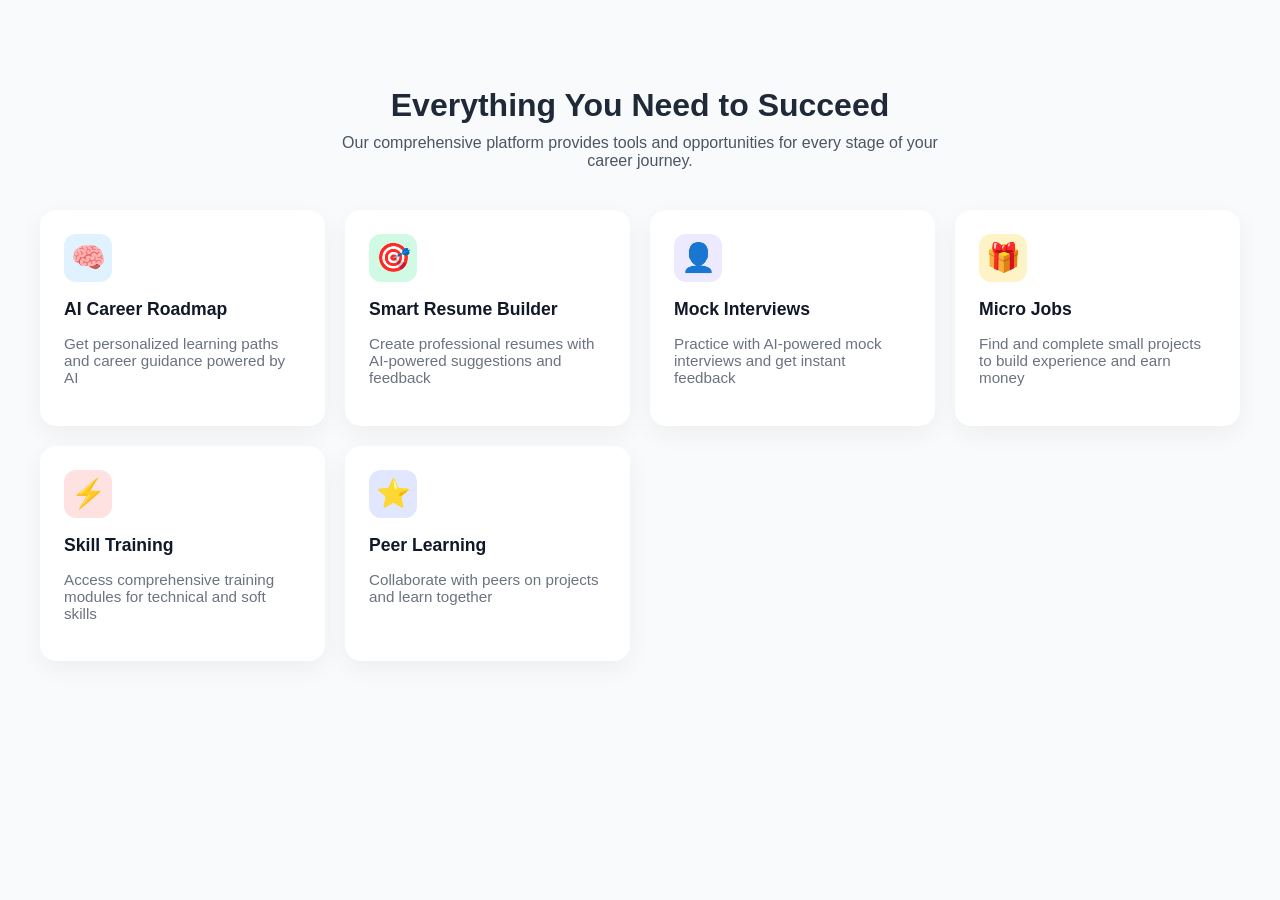
<file: features.html>
<!DOCTYPE html>
<html lang="en">
<head>
  <meta charset="UTF-8" />
  <meta name="viewport" content="width=device-width, initial-scale=1.0" />
  <title>Career Tools - Skillixa</title>
  <link rel="stylesheet" href="features.css" />
</head>
<body>
  <section class="tools-section">
    <div class="section-header">
      <h2>Everything You Need to Succeed</h2>
      <p>Our comprehensive platform provides tools and opportunities for every stage of your career journey.</p>
    </div>
<div class="cards-grid">
  <a href="" class="card">
    <div class="icon blue">🧠</div>
    <h3>AI Career Roadmap</h3>
    <p>Get personalized learning paths and career guidance powered by AI</p>
  </a>

  <a href="https://www.resume-now.com/" class="card">
    <div class="icon green">🎯</div>
    <h3>Smart Resume Builder</h3>
    <p>Create professional resumes with AI-powered suggestions and feedback</p>
  </a>

  <a href="https://www.cloudskillsboost.google/interview_warmup/category/it-support" class="card">
    <div class="icon purple">👤</div>
    <h3>Mock Interviews</h3>
    <p>Practice with AI-powered mock interviews and get instant feedback</p>
  </a>

  <a href="" class="card">
    <div class="icon orange">🎁</div>
    <h3>Micro Jobs</h3>
    <p>Find and complete small projects to build experience and earn money</p>
  </a>
  <a href="https://www.geeksforgeeks.org/courses?source=google&medium=cpc&device=c&keyword=geeksforgeeks&matchtype=p&campaignid=20039445781&adgroup=147845288105&gad_source=1&gad_campaignid=20039445781&gbraid=0AAAAAC9yBkAWdXYDZej83t9yfpT09cbUA&gclid=CjwKCAjw4K3DBhBqEiwAYtG_9LdivbufFlr1f5zSy8vbhrzLckz2qqELJlRpwtgrnFjI0xaUwlZW0RoC1igQAvD_BwE" class="card">
    <div class="icon red">⚡</div>
    <h3>Skill Training</h3>
    <p>Access comprehensive training modules for technical and soft skills</p>
  </a>

  <a href="learning.html" class="card">
    <div class="icon violet">⭐</div>
    <h3>Peer Learning</h3>
    <p>Collaborate with peers on projects and learn together</p>
  </a>
  <!--
  <a href="" class="card">
    <div class="icon blue">🧠</div>
    <h3>AI Career Roadmap</h3>
    <p>Get personalized learning paths and career guidance powered by AI</p>
  </a>
  <a href="www.google.com/" class="card">
    <div class="icon pink">🧠</div>
    <h3>Creators Corner</h3>
    <p>Get personalized learning paths and career guidance powered by AI</p>
  </a>
-->
</div>
</div>
  </section>
</body>
</html>
</file>
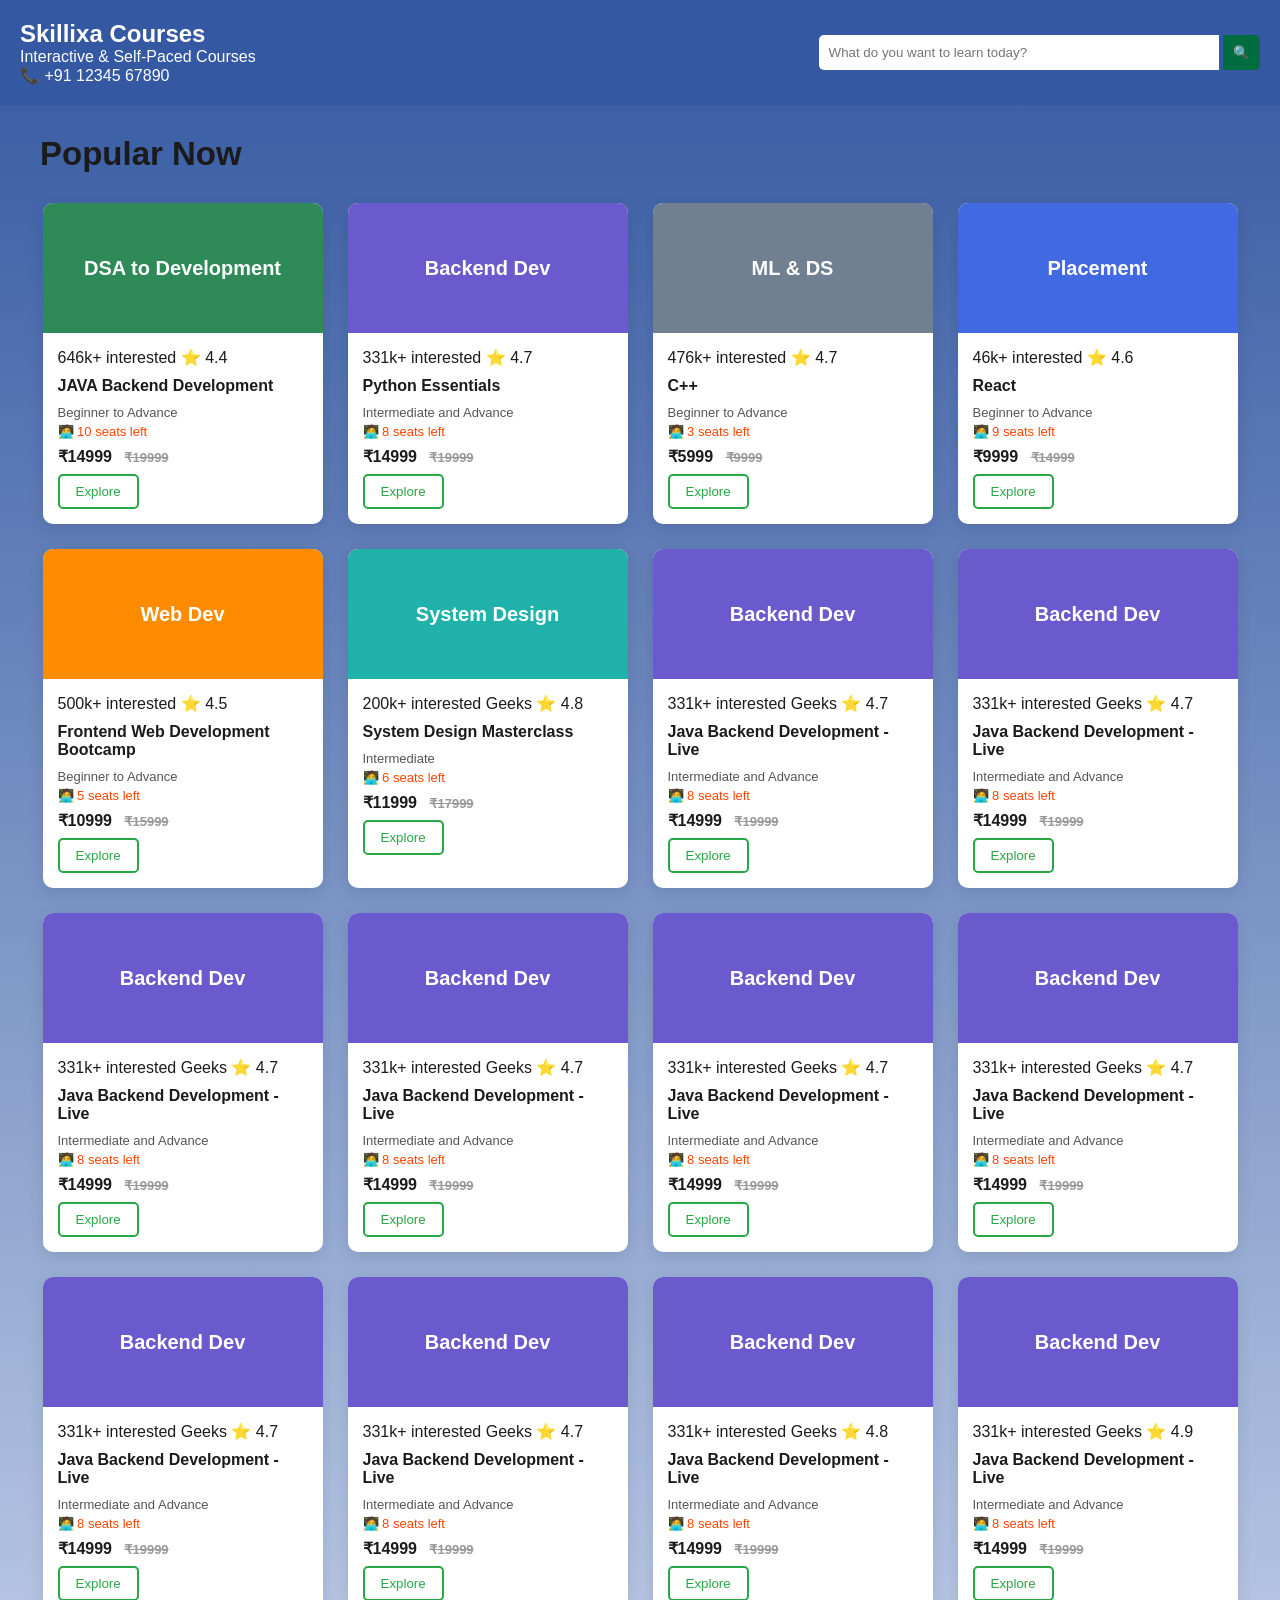
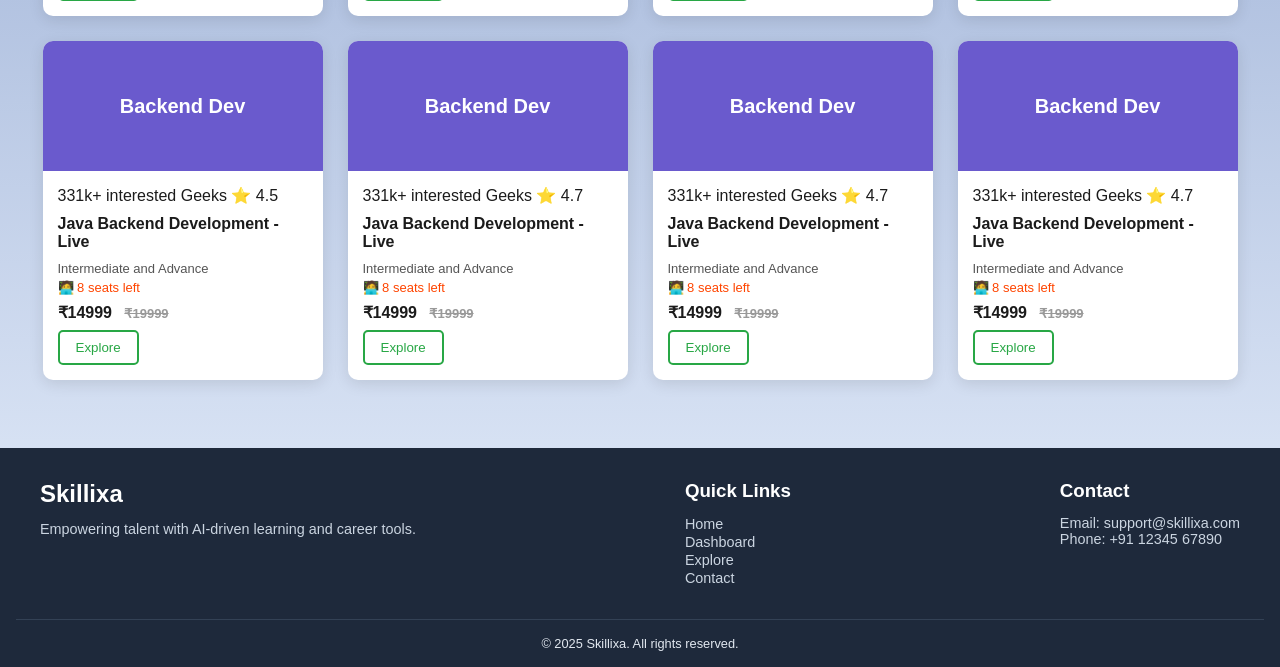
<file: learning.html>
<!DOCTYPE html>
<html lang="en">
<head>
  <meta charset="UTF-8" />
  <meta name="viewport" content="width=device-width, initial-scale=1.0" />
  <title>Courses</title>
  <link rel="stylesheet" href="learning.css" />
</head>
<body>
  <header class="header">
    <div class="branding">
      <h1>Skillixa Courses</h1>
      <p>Interactive & Self-Paced Courses</p>
      <p>📞 +91 12345 67890</p>
    </div>
    <div class="search-box">
      <input type="text" placeholder="What do you want to learn today?" />
      <button>🔍</button>
    </div>
  </header>

  <main>
    <section class="section-title">
      <h2>Popular Now</h2>
    </section>

    <section class="courses">
      <!-- Example course card: copy this div for more -->
      <div class="card">
        <div class="card-image bg-green">DSA to Development</div>
        <div class="card-body">
          <p>646k+ interested ⭐ 4.4</p>
          <h3>JAVA Backend Development</h3>
          <p class="level">Beginner to Advance</p>
          <p class="seats">🧑‍💻 10 seats left</p>
          <div class="price">₹14999 <del>₹19999</del></div>
          <button>Explore</button>
        </div>
      </div>

      <!-- Repeat below for 9 more courses -->
      <div class="card">
        <div class="card-image bg-purple">Backend Dev</div>
        <div class="card-body">
          <p>331k+ interested ⭐ 4.7</p>
          <h3>Python Essentials</h3>
          <p class="level">Intermediate and Advance</p>
          <p class="seats">🧑‍💻 8 seats left</p>
          <div class="price">₹14999 <del>₹19999</del></div>
          <button>Explore</button>
        </div>
      </div>

      <div class="card">
        <div class="card-image bg-gray">ML & DS</div>
        <div class="card-body">
          <p>476k+ interested ⭐ 4.7</p>
          <h3>C++</h3>
          <p class="level">Beginner to Advance</p>
          <p class="seats">🧑‍💻 3 seats left</p>
          <div class="price">₹5999 <del>₹9999</del></div>
          <button>Explore</button>
        </div>
      </div>

      <div class="card">
        <div class="card-image bg-blue">Placement</div>
        <div class="card-body">
          <p>46k+ interested ⭐ 4.6</p>
          <h3>React </h3>
          <p class="level">Beginner to Advance</p>
          <p class="seats">🧑‍💻 9 seats left</p>
          <div class="price">₹9999 <del>₹14999</del></div>
          <button>Explore</button>
        </div>
      </div>

      <!-- Add more 6 below (just copy-paste above cards and update text) -->
      <div class="card">
        <div class="card-image bg-orange">Web Dev</div>
        <div class="card-body">
          <p>500k+ interested ⭐ 4.5</p>
          <h3>Frontend Web Development Bootcamp</h3>
          <p class="level">Beginner to Advance</p>
          <p class="seats">🧑‍💻 5 seats left</p>
          <div class="price">₹10999 <del>₹15999</del></div>
          <button>Explore</button>
        </div>
      </div>

      <div class="card">
        <div class="card-image bg-cyan">System Design</div>
        <div class="card-body">
          <p>200k+ interested Geeks ⭐ 4.8</p>
          <h3>System Design Masterclass</h3>
          <p class="level">Intermediate</p>
          <p class="seats">🧑‍💻 6 seats left</p>
          <div class="price">₹11999 <del>₹17999</del></div>
          <button>Explore</button>
        </div>
      </div>

      <div class="card">
        <div class="card-image bg-purple">Backend Dev</div>
        <div class="card-body">
          <p>331k+ interested Geeks ⭐ 4.7</p>
          <h3>Java Backend Development - Live</h3>
          <p class="level">Intermediate and Advance</p>
          <p class="seats">🧑‍💻 8 seats left</p>
          <div class="price">₹14999 <del>₹19999</del></div>
          <button>Explore</button>
        </div>
      </div>

      <div class="card">
        <div class="card-image bg-purple">Backend Dev</div>
        <div class="card-body">
          <p>331k+ interested Geeks ⭐ 4.7</p>
          <h3>Java Backend Development - Live</h3>
          <p class="level">Intermediate and Advance</p>
          <p class="seats">🧑‍💻 8 seats left</p>
          <div class="price">₹14999 <del>₹19999</del></div>
          <button>Explore</button>
        </div>
      </div>

      <div class="card">
        <div class="card-image bg-purple">Backend Dev</div>
        <div class="card-body">
          <p>331k+ interested Geeks ⭐ 4.7</p>
          <h3>Java Backend Development - Live</h3>
          <p class="level">Intermediate and Advance</p>
          <p class="seats">🧑‍💻 8 seats left</p>
          <div class="price">₹14999 <del>₹19999</del></div>
          <button>Explore</button>
        </div>
      </div>

      <div class="card">
        <div class="card-image bg-purple">Backend Dev</div>
        <div class="card-body">
          <p>331k+ interested Geeks ⭐ 4.7</p>
          <h3>Java Backend Development - Live</h3>
          <p class="level">Intermediate and Advance</p>
          <p class="seats">🧑‍💻 8 seats left</p>
          <div class="price">₹14999 <del>₹19999</del></div>
          <button>Explore</button>
        </div>
      </div>

<div class="card">
        <div class="card-image bg-purple">Backend Dev</div>
        <div class="card-body">
          <p>331k+ interested Geeks ⭐ 4.7</p>
          <h3>Java Backend Development - Live</h3>
          <p class="level">Intermediate and Advance</p>
          <p class="seats">🧑‍💻 8 seats left</p>
          <div class="price">₹14999 <del>₹19999</del></div>
          <button>Explore</button>
        </div>
      </div>

      <div class="card">
        <div class="card-image bg-purple">Backend Dev</div>
        <div class="card-body">
          <p>331k+ interested Geeks ⭐ 4.7</p>
          <h3>Java Backend Development - Live</h3>
          <p class="level">Intermediate and Advance</p>
          <p class="seats">🧑‍💻 8 seats left</p>
          <div class="price">₹14999 <del>₹19999</del></div>
          <button>Explore</button>
        </div>
      </div>

      <div class="card">
        <div class="card-image bg-purple">Backend Dev</div>
        <div class="card-body">
          <p>331k+ interested Geeks ⭐ 4.7</p>
          <h3>Java Backend Development - Live</h3>
          <p class="level">Intermediate and Advance</p>
          <p class="seats">🧑‍💻 8 seats left</p>
          <div class="price">₹14999 <del>₹19999</del></div>
          <button>Explore</button>
        </div>
      </div>

      <div class="card">
        <div class="card-image bg-purple">Backend Dev</div>
        <div class="card-body">
          <p>331k+ interested Geeks ⭐ 4.7</p>
          <h3>Java Backend Development - Live</h3>
          <p class="level">Intermediate and Advance</p>
          <p class="seats">🧑‍💻 8 seats left</p>
          <div class="price">₹14999 <del>₹19999</del></div>
          <button>Explore</button>
        </div>
      </div>

       <div class="card">
        <div class="card-image bg-purple">Backend Dev</div>
        <div class="card-body">
          <p>331k+ interested Geeks ⭐ 4.8</p>
          <h3>Java Backend Development - Live</h3>
          <p class="level">Intermediate and Advance</p>
          <p class="seats">🧑‍💻 8 seats left</p>
          <div class="price">₹14999 <del>₹19999</del></div>
          <button>Explore</button>
        </div>
      </div>

       <div class="card">
        <div class="card-image bg-purple">Backend Dev</div>
        <div class="card-body">
          <p>331k+ interested Geeks ⭐ 4.9</p>
          <h3>Java Backend Development - Live</h3>
          <p class="level">Intermediate and Advance</p>
          <p class="seats">🧑‍💻 8 seats left</p>
          <div class="price">₹14999 <del>₹19999</del></div>
          <button>Explore</button>
        </div>
      </div>

       <div class="card">
        <div class="card-image bg-purple">Backend Dev</div>
        <div class="card-body">
          <p>331k+ interested Geeks ⭐ 4.5</p>
          <h3>Java Backend Development - Live</h3>
          <p class="level">Intermediate and Advance</p>
          <p class="seats">🧑‍💻 8 seats left</p>
          <div class="price">₹14999 <del>₹19999</del></div>
          <button>Explore</button>
        </div>
      </div>

       <div class="card">
        <div class="card-image bg-purple">Backend Dev</div>
        <div class="card-body">
          <p>331k+ interested Geeks ⭐ 4.7</p>
          <h3>Java Backend Development - Live</h3>
          <p class="level">Intermediate and Advance</p>
          <p class="seats">🧑‍💻 8 seats left</p>
          <div class="price">₹14999 <del>₹19999</del></div>
          <button>Explore</button>
        </div>
      </div>

       <div class="card">
        <div class="card-image bg-purple">Backend Dev</div>
        <div class="card-body">
          <p>331k+ interested Geeks ⭐ 4.7</p>
          <h3>Java Backend Development - Live</h3>
          <p class="level">Intermediate and Advance</p>
          <p class="seats">🧑‍💻 8 seats left</p>
          <div class="price">₹14999 <del>₹19999</del></div>
          <button>Explore</button>
        </div>
      </div>

      <div class="card">
        <div class="card-image bg-purple">Backend Dev</div>
        <div class="card-body">
          <p>331k+ interested Geeks ⭐ 4.7</p>
          <h3>Java Backend Development - Live</h3>
          <p class="level">Intermediate and Advance</p>
          <p class="seats">🧑‍💻 8 seats left</p>
          <div class="price">₹14999 <del>₹19999</del></div>
          <button>Explore</button>
        </div>
      </div>
      <!-- ...More cards -->
    </section>
  </main>
  
    <!-- Features Section 
    <section class="bg-white px-6 py-16 text-center">
      <h2 class="text-2xl font-bold mb-2">Everything You Need to Succeed</h2>
      <p class="text-gray-600 max-w-xl mx-auto">
        Our comprehensive platform provides tools and opportunities for every stage of your career journey.
      </p>
      -->
    </section>
  <footer class="footer">
  <div class="footer-container">
    <div class="footer-section">
      <h2>Skillixa</h2>
      <p>Empowering talent with AI-driven learning and career tools.</p>
    </div>
    <div class="footer-section">
      <h3>Quick Links</h3>
      <ul>
        <li><a href="login.html">Home</a></li>
        <li><a href="#">Dashboard</a></li>
        <li><a href="#">Explore</a></li>
        <li><a href="#">Contact</a></li>
      </ul>
    </div>
    <div class="footer-section">
      <h3>Contact</h3>
      <p>Email: support@skillixa.com</p>
      <p>Phone: +91 12345 67890</p>
    </div>
  </div>
  <div class="footer-bottom">
    <p>&copy; 2025 Skillixa. All rights reserved.</p>
  </div>
</footer>
</div>
</body>
</html>
</file>
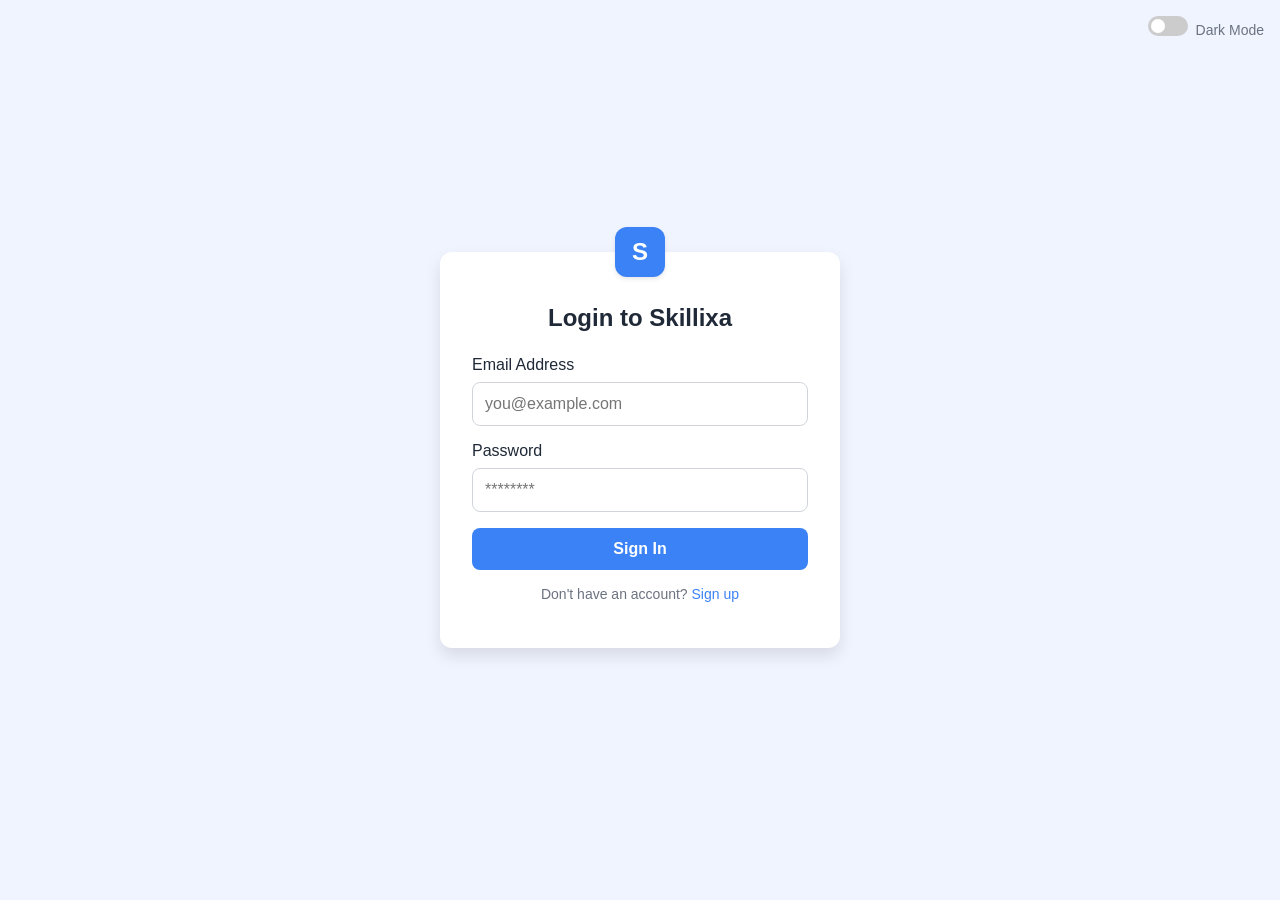
<file: login.html>
<!DOCTYPE html>
<html lang="en" data-theme="light">
<head>
  <meta charset="UTF-8" />
  <meta name="viewport" content="width=device-width, initial-scale=1.0"/>
  <title>Login - Skillixa</title>
  <link rel="stylesheet" href="style.css">
</head>
<body>
  <div class="toggle-container">
    <label class="switch">
      <input type="checkbox" id="modeToggle" />
      <span class="slider"></span>
    </label>
    <span class="mode-label">Dark Mode</span>
  </div>

  <div class="login-container">
    <div class="logo-bg">S</div>
    <h2>Login to Skillixa</h2>
    <form>
      <div class="form-group">
        <label for="email">Email Address</label>
        <input type="email" id="email" placeholder="you@example.com" required />
      </div>

      <div class="form-group">
        <label for="password">Password</label>
        <input type="password" id="password" placeholder="********" required minlength="6" />
      </div>

      <button type="submit" class="login-btn">Sign In</button>
    </form>

    <p class="footer-text">
      Don't have an account?
      <a href="register.html">Sign up</a>
    </p>
     
  </div>

  <script>
    const toggle = document.getElementById('modeToggle');
    toggle.addEventListener('change', () => {
      document.documentElement.setAttribute('data-theme', toggle.checked ? 'dark' : 'light');
    });
  </script>
</body>
</html>
</file>
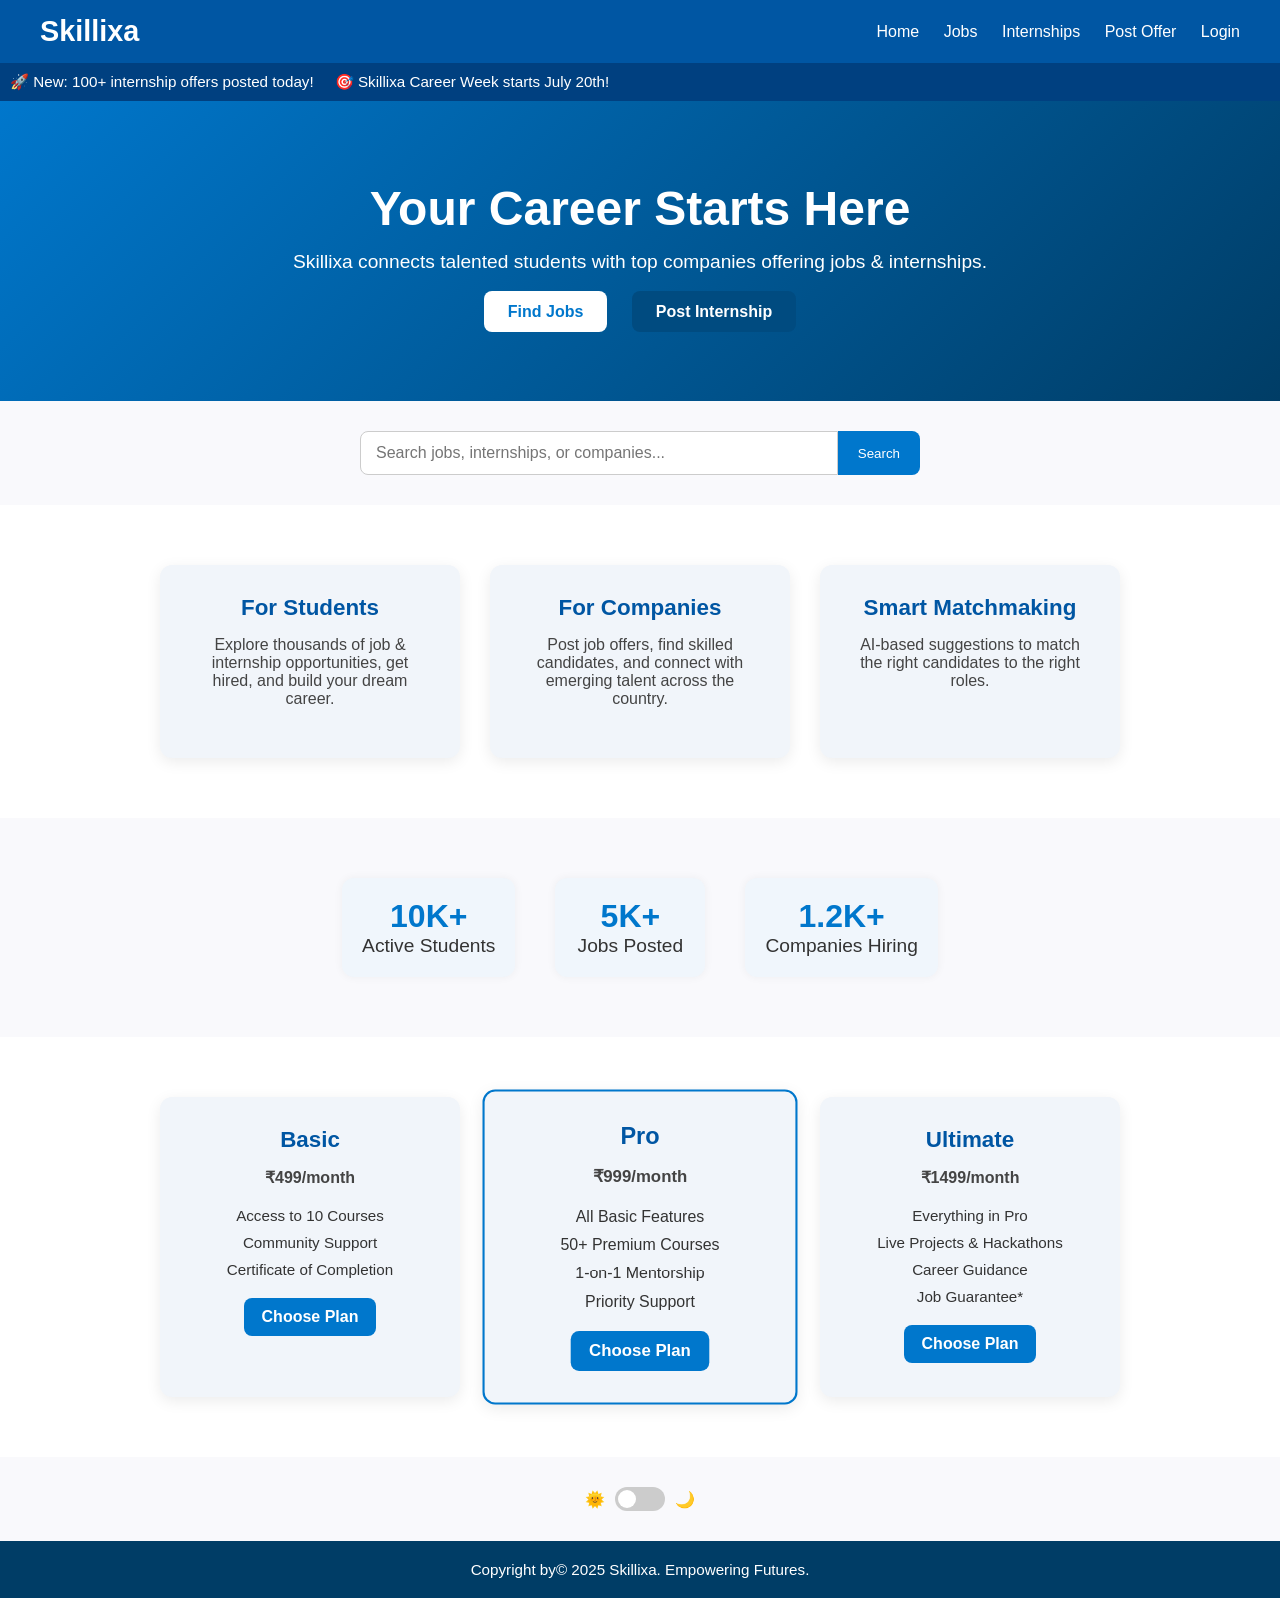
<file: pricing.html>
<!DOCTYPE html>
<html lang="en">
<head>
  <meta charset="UTF-8">
  <title>Skillixa - Career Connect</title>
  <link rel="stylesheet" href="pricing.css">
</head>
<body>
  
  <!-- Navbar -->
  <header class="navbar">
    <div class="logo">Skillixa</div>
    <nav>
      <a href="#">Home</a>
      <a href="#">Jobs</a>
      <a href="#">Internships</a>
      <a href="#">Post Offer</a>
      <a href="#">Login</a>
    </nav>
  </header>

  <!-- Announcement Bar -->
  <div class="announcement-bar">
    <p>🚀 New: 100+ internship offers posted today! &nbsp;&nbsp;&nbsp; 🎯 Skillixa Career Week starts July 20th!</p>
  </div>

  <!-- Hero Section -->
  <section class="hero">
    <h1>Your Career Starts Here</h1>
    <p>Skillixa connects talented students with top companies offering jobs & internships.</p>
    <div class="hero-buttons">
      <a href="#" class="btn">Find Jobs</a>
      <a href="#" class="btn alt">Post Internship</a>
    </div>
  </section>

  <!-- Search Bar -->
  <div class="search-bar">
    <input type="text" placeholder="Search jobs, internships, or companies...">
    <button>Search</button>
  </div>

  <!-- Features Section -->
  <section class="features">
    <div class="card">
      <h2>For Students</h2>
      <p>Explore thousands of job & internship opportunities, get hired, and build your dream career.</p>
    </div>
    <div class="card">
      <h2>For Companies</h2>
      <p>Post job offers, find skilled candidates, and connect with emerging talent across the country.</p>
    </div>
    <div class="card">
      <h2>Smart Matchmaking</h2>
      <p>AI-based suggestions to match the right candidates to the right roles.</p>
    </div>
  </section>

  <!-- Stats Section -->
  <section class="stats">
    <div class="stat-box"><strong>10K+</strong><br>Active Students</div>
    <div class="stat-box"><strong>5K+</strong><br>Jobs Posted</div>
    <div class="stat-box"><strong>1.2K+</strong><br>Companies Hiring</div>
  </section>

  <!-- Pricing Plans -->
  <section class="features">
    <div class="card">
      <h2>Basic</h2>
      <p><strong>₹499/month</strong></p>
      <ul>
        <li>Access to 10 Courses</li>
        <li>Community Support</li>
        <li>Certificate of Completion</li>
      </ul>
      <a href="#" class="btn">Choose Plan</a>
    </div>
    <div class="card featured">
      <h2>Pro</h2>
      <p><strong>₹999/month</strong></p>
      <ul>
        <li>All Basic Features</li>
        <li>50+ Premium Courses</li>
        <li>1-on-1 Mentorship</li>
        <li>Priority Support</li>
      </ul>
      <a href="#" class="btn">Choose Plan</a>
    </div>
    <div class="card">
      <h2>Ultimate</h2>
      <p><strong>₹1499/month</strong></p>
      <ul>
        <li>Everything in Pro</li>
        <li>Live Projects & Hackathons</li>
        <li>Career Guidance</li>
        <li>Job Guarantee*</li>
      </ul>
      <a href="#" class="btn">Choose Plan</a>
    </div>
  </section>

  <!-- Theme Toggle (UI only) -->
  <div class="theme-toggle">
    <span>🌞</span>
    <label class="switch">
      <input type="checkbox" disabled>
      <span class="slider round"></span>
    </label>
    <span>🌙</span>
  </div>

  <!-- Footer -->
  <footer class="footer">
    <p>Copyright by&copy; 2025 Skillixa. Empowering Futures.</p>
  </footer>

</body>
</html>
</file>
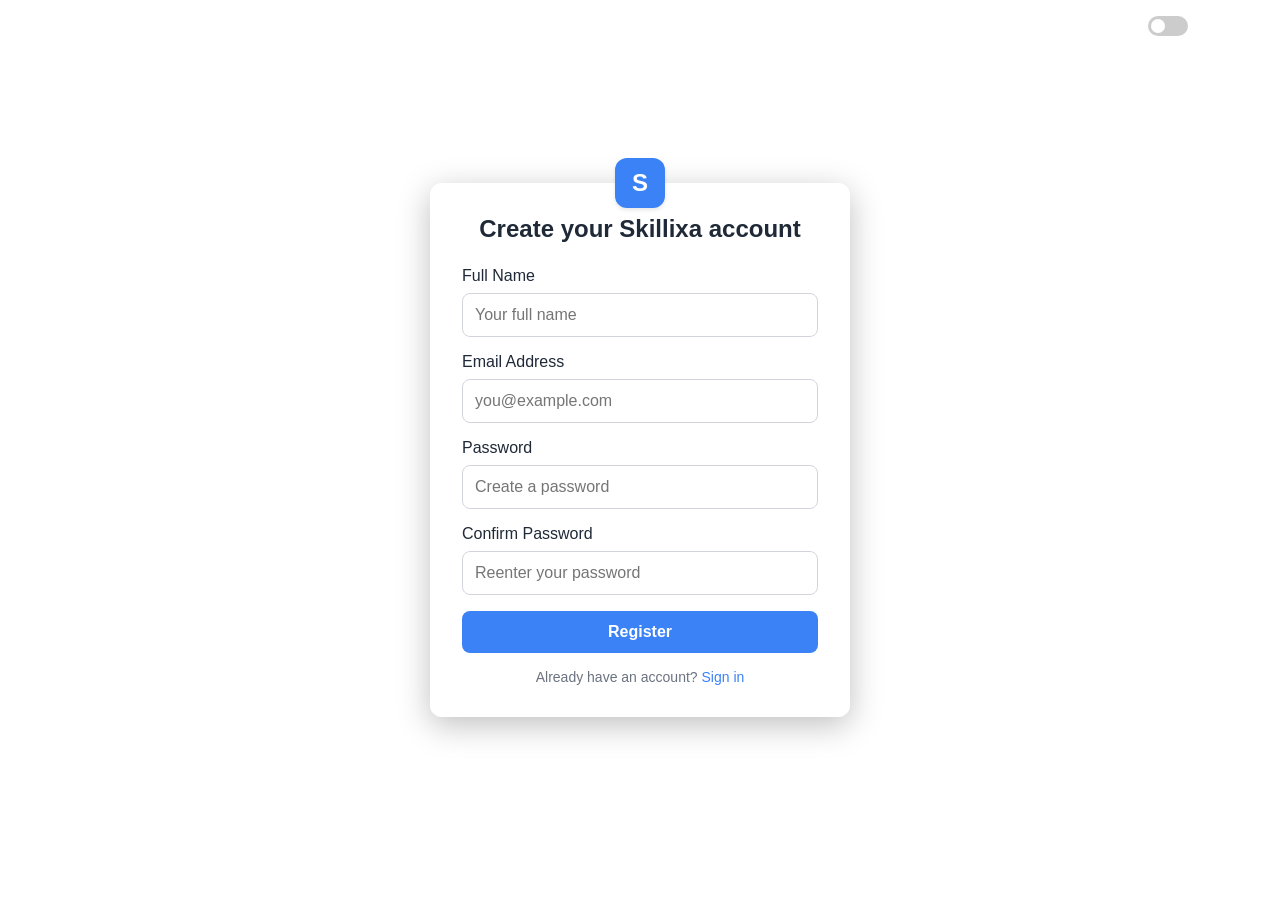
<file: register.html>
<!DOCTYPE html>
<html lang="en" data-theme="light">
<head>
  <meta charset="UTF-8" />
  <meta name="viewport" content="width=device-width, initial-scale=1.0"/>
  <title>Register - Skillixa</title>
  <link rel="stylesheet" href="register.css">
</head>
<body>
  <div class="background-image"></div>

  <div class="toggle-container">
    <label class="switch">
      <input type="checkbox" id="modeToggle" />
      <span class="slider"></span>
    </label>
    <span class="mode-label">Dark Mode</span>
  </div>

  <div class="register-container">
    <div class="logo-bg">S</div>
    <h2>Create your Skillixa account</h2>
    <form>
      <div class="form-group">
        <label for="name">Full Name</label>
        <input type="text" id="name" placeholder="Your full name " required />
      </div>

      <div class="form-group">
        <label for="email">Email Address</label>
        <input type="email" id="email" placeholder="you@example.com" required />
      </div>

      <div class="form-group">
        <label for="password">Password</label>
        <input type="password" id="password" placeholder="Create a password" required minlength="6" />
      </div>

      <div class="form-group">
        <label for="confirm-password">Confirm Password</label>
        <input type="password" id="confirm-password" placeholder="Reenter your password" required minlength="6" />
      </div>

      <button type="submit" class="register-btn">Register</button>
    </form>

    <p class="footer-text">
      Already have an account?
      <a href="login.html">Sign in</a>
    </p>
  </div>

  <script>
    const toggle = document.getElementById('modeToggle');
    toggle.addEventListener('change', () => {
      document.documentElement.setAttribute('data-theme', toggle.checked ? 'dark' : 'light');
    });
  </script>
</body>
</html>
</file>
<file: features.css>
body {
  font-family: 'Segoe UI', Tahoma, Geneva, Verdana, sans-serif;
  margin: 0;
  background-color: #f9fafb;
  color: #1f2937;
}

.tools-section {
  padding: 60px 20px;
  max-width: 1200px;
  margin: 0 auto;
}

.section-header {
  text-align: center;
  margin-bottom: 40px;
}

.section-header h2 {
  font-size: 2rem;
  font-weight: 700;
  margin-bottom: 10px;
}

.section-header p {
  font-size: 1rem;
  color: #4b5563;
  max-width: 600px;
  margin: 0 auto;
}

.cards-grid {
  display: grid;
  grid-template-columns: repeat(auto-fit, minmax(280px, 1fr));
  gap: 20px;
}

.card {
  background-color: white;
  border-radius: 16px;
  padding: 24px;
  box-shadow: 0 8px 24px rgba(0, 0, 0, 0.05);
  transition: transform 0.2s ease;
}

.card:hover {
  transform: translateY(-4px);
}

.icon {
  font-size: 28px;
  width: 48px;
  height: 48px;
  border-radius: 12px;
  display: flex;
  align-items: center;
  justify-content: center;
  margin-bottom: 16px;
  background-color: #e5e7eb;
}

.icon.blue {
  background-color: #e0f2fe;
  color: #3b82f6;
}

.icon.green {
  background-color: #d1fae5;
  color: #10b981;
}

.icon.purple {
  background-color: #ede9fe;
  color: #8b5cf6;
}

.icon.orange {
  background-color: #fef3c7;
  color: #f59e0b;
}

.icon.red {
  background-color: #fee2e2;
  color: #ef4444;
}

.icon.violet {
  background-color: #e0e7ff;
  color: #6366f1;
}

.card h3 {
  font-size: 1.1rem;
  font-weight: 600;
  margin-bottom: 8px;
  color: #111827;
}

.card p {
  font-size: 0.95rem;
  color: #6b7280;
}
a.card {
  text-decoration: none;
  color: inherit;
}
</file>
<file: learning.css>
* {
  margin: 0;
  padding: 0;
  box-sizing: border-box;
  font-family: "Segoe UI", sans-serif;
}

body {
  background: linear-gradient(to bottom, #3458a1, #e8f0fc);
  color: #1b1b1b;
}

.header {
  display: flex;
  justify-content: space-between;
  align-items: center;
  padding: 20px;
  background-color: #3458a1;
  color: #fff;
}

.branding h1 {
  font-size: 24px;
}

.search-box input {
  padding: 10px;
  width: 400px;
  border-radius: 5px 0 0 5px;
  border: none;
  outline: none;
}

.search-box button {
  padding: 10px;
  border: none;
  background-color: #006d40;
  color: white;
  border-radius: 0 5px 5px 0;
  cursor: pointer;
}

.section-title {
  padding: 30px 20px 10px 40px;
  font-size: 22px;
  font-weight: bold;
  color: #1b1b1b;
}

.courses {
  display: flex;
  flex-wrap: wrap;
  gap: 25px;
  justify-content: center;
  padding: 20px;
}

.card {
  width: 280px;
  background-color: #fff;
  border-radius: 10px;
  overflow: hidden;
  box-shadow: 0 4px 15px rgba(0, 0, 0, 0.1);
  transition: 0.3s;
}

.card:hover {
  transform: translateY(-5px);
}

.card-image {
  height: 130px;
  color: white;
  font-size: 20px;
  display: flex;
  align-items: center;
  justify-content: center;
  font-weight: bold;
}

.bg-green { background: #2e8b57; }
.bg-purple { background: #6a5acd; }
.bg-gray { background: #708090; }
.bg-blue { background: #4169e1; }
.bg-orange { background: #ff8c00; }
.bg-cyan { background: #20b2aa; }

.card-body {
  padding: 15px;
}

.card-body h3 {
  margin: 10px 0;
  font-size: 16px;
}

.card-body .level {
  font-size: 13px;
  color: #555;
}

.card-body .seats {
  color: #ff4500;
  font-size: 13px;
  margin-top: 4px;
}

.card-body .price {
  font-weight: bold;
  margin: 8px 0;
}

.card-body del {
  font-size: 13px;
  color: #999;
  margin-left: 8px;
}

.card-body button {
  background: transparent;
  border: 2px solid #28a745;
  padding: 8px 16px;
  color: #28a745;
  border-radius: 5px;
  cursor: pointer;
  transition: 0.3s;
}

.card-body button:hover {
  background: #28a745;
  color: white;
}

.footer {
  background-color: #1e293b;
  color: #e2e8f0;
  padding: 2rem 1rem 1rem;
  margin-top: 3rem;
}

.footer-container {
  display: flex;
  flex-wrap: wrap;
  justify-content: space-between;
  gap: 2rem;
  max-width: 1200px;
  margin: 0 auto;
}

.footer-section h2,
.footer-section h3 {
  margin-bottom: 0.8rem;
  color: #fff;
}

.footer-section p,
.footer-section a {
  font-size: 0.9rem;
  color: #cbd5e1;
  text-decoration: none;
}

.footer-section a:hover {
  text-decoration: underline;
}

.footer-section ul {
  list-style: none;
  padding: 0;
}

.footer-bottom {
  text-align: center;
  padding-top: 1rem;
  border-top: 1px solid #334155;
  margin-top: 2rem;
  font-size: 0.8rem;
}
</file>
<file: style.css>
:root {
  --bg-color: #f0f4ff;
  --container-bg: #ffffff;
  --text-color: #1f2937;
  --input-bg: #ffffff;
  --input-border: #d1d5db;
  --input-focus: #3b82f6;
  --button-bg: #3b82f6;
  --button-hover: #2563eb;
  --footer-color: #6b7280;
  --link-color: #3b82f6;
}

[data-theme="dark"] {
  --bg-color: #111827;
  --container-bg: #1f2937;
  --text-color: #f3f4f6;
  --input-bg: #374151;
  --input-border: #4b5563;
  --input-focus: #60a5fa;
  --button-bg: #3b82f6;
  --button-hover: #2563eb;
  --footer-color: #9ca3af;
  --link-color: #60a5fa;
}

* {
  box-sizing: border-box;
}

body {
  margin: 0;
  background-color: var(--bg-color);
  font-family: 'Segoe UI', Tahoma, Geneva, Verdana, sans-serif;
  color: var(--text-color);
  display: flex;
  justify-content: center;
  align-items: center;
  height: 100vh;
  flex-direction: column;
  position: relative;
}

.login-container {
  background: var(--container-bg);
  padding: 2rem;
  border-radius: 12px;
  box-shadow: 0 8px 16px rgba(0, 0, 0, 0.1);
  width: 90%;
  max-width: 400px;
  z-index: 2;
  position: relative;
}

.login-container h2 {
  text-align: center;
  margin-bottom: 1.5rem;
}

.form-group {
  margin-bottom: 1rem;
}

label {
  display: block;
  margin-bottom: 0.5rem;
  font-weight: 500;
}

input {
  width: 100%;
  padding: 0.75rem;
  background-color: var(--input-bg);
  border: 1px solid var(--input-border);
  border-radius: 8px;
  font-size: 1rem;
  transition: border 0.3s ease;
  color: var(--text-color);
}

input:focus {
  border-color: var(--input-focus);
  outline: none;
}

.login-btn {
  width: 100%;
  padding: 0.75rem;
  background: var(--button-bg);
  color: white;
  border: none;
  border-radius: 8px;
  font-size: 1rem;
  font-weight: bold;
  cursor: pointer;
  transition: background 0.3s ease;
}

.login-btn:hover {
  background: var(--button-hover);
}

.footer-text {
  margin-top: 1rem;
  text-align: center;
  font-size: 0.875rem;
  color: var(--footer-color);
}

.footer-text a {
  color: var(--link-color);
  text-decoration: none;
}

.footer-text a:hover {
  text-decoration: underline;
}

/* Dark Mode Toggle */
.toggle-container {
  position: absolute;
  top: 1rem;
  right: 1rem;
  display: flex;
  align-items: center;
  gap: 0.5rem;
  z-index: 3;
}

.mode-label {
  font-size: 0.875rem;
  color: var(--footer-color);
}

/* Switch */
.switch {
  position: relative;
  display: inline-block;
  width: 40px;
  height: 20px;
}

.switch input {
  opacity: 0;
  width: 0;
  height: 0;
}

.slider {
  position: absolute;
  top: 0; left: 0;
  right: 0; bottom: 0;
  background-color: #ccc;
  border-radius: 34px;
  cursor: pointer;
  transition: 0.4s;
}

.slider:before {
  position: absolute;
  content: "";
  height: 14px;
  width: 14px;
  left: 3px;
  bottom: 3px;
  background-color: white;
  transition: 0.4s;
  border-radius: 50%;
}

input:checked + .slider {
  background-color: #3b82f6;
}

input:checked + .slider:before {
  transform: translateX(20px);
}

/* Logo background */
.logo-bg {
  position: absolute;
  top: -25px;
  left: calc(50% - 25px);
  width: 50px;
  height: 50px;
  background-color: #3b82f6;
  color: white;
  font-weight: bold;
  font-size: 1.5rem;
  border-radius: 12px;
  display: flex;
  align-items: center;
  justify-content: center;
  z-index: 2;
  box-shadow: 0 2px 4px rgba(0, 0, 0, 0.1);
}
</file>
<file: pricing.css>
* {
  margin: 0;
  padding: 0;
  box-sizing: border-box;
}

body {
  font-family: 'Segoe UI', sans-serif;
  background: #f9f9fc;
  color: #333;
}

/* Navbar */
.navbar {
  background-color: #0056a3;
  padding: 15px 40px;
  display: flex;
  justify-content: space-between;
  align-items: center;
}

.navbar .logo {
  font-size: 1.8rem;
  color: #fff;
  font-weight: bold;
}

.navbar nav a {
  margin-left: 20px;
  color: #fff;
  text-decoration: none;
  font-size: 1rem;
}

.navbar nav a:hover {
  text-decoration: underline;
}

/* Announcement Bar */
.announcement-bar {
  background-color: #004080;
  color: #fff;
  overflow: hidden;
  white-space: nowrap;
  padding: 10px;
  font-size: 0.95rem;
}

.announcement-bar p {
  display: inline-block;
  animation: scroll-left 18s linear infinite;
}

@keyframes scroll-left {
  0% { transform: translateX(100%); }
  100% { transform: translateX(-100%); }
}

/* Hero Section */
.hero {
  text-align: center;
  padding: 80px 20px;
  background: linear-gradient(135deg, #0077cc, #003d66);
  color: white;
}

.hero h1 {
  font-size: 3rem;
  margin-bottom: 15px;
}

.hero p {
  font-size: 1.2rem;
  margin-bottom: 30px;
}

.hero-buttons .btn {
  text-decoration: none;
  padding: 12px 24px;
  margin: 10px;
  border-radius: 8px;
  background-color: #ffffff;
  color: #0077cc;
  font-weight: bold;
  transition: background 0.3s;
}

.hero-buttons .btn.alt {
  background-color: #004b80;
  color: #fff;
}

.hero-buttons .btn:hover {
  background-color: #e6f0ff;
}

/* Search Bar */
.search-bar {
  display: flex;
  justify-content: center;
  margin: 30px auto;
  max-width: 600px;
  padding: 0 20px;
}

.search-bar input {
  flex: 1;
  padding: 12px 15px;
  border: 1px solid #ccc;
  border-radius: 8px 0 0 8px;
  font-size: 1rem;
  outline: none;
}

.search-bar button {
  padding: 12px 20px;
  background-color: #0077cc;
  color: white;
  border: none;
  border-radius: 0 8px 8px 0;
  cursor: pointer;
}

.search-bar button:hover {
  background-color: #005fa3;
}

/* Features & Pricing Cards */
.features {
  display: flex;
  flex-wrap: wrap;
  justify-content: center;
  gap: 30px;
  padding: 60px 20px;
  background-color: #ffffff;
}

.card {
  background-color: #f1f5fa;
  padding: 30px;
  width: 300px;
  border-radius: 12px;
  box-shadow: 0 4px 15px rgba(0,0,0,0.08);
  text-align: center;
  transition: transform 0.3s ease;
}

.card:hover {
  transform: translateY(-8px);
}

.card h2 {
  font-size: 1.4rem;
  margin-bottom: 15px;
  color: #0056a3;
}

.card p {
  font-size: 1rem;
  color: #444;
  margin-bottom: 20px;
}

.card ul {
  list-style: none;
  padding: 0;
  margin: 0 0 20px 0;
}

.card ul li {
  margin-bottom: 10px;
  font-size: 0.95rem;
}

.card .btn {
  background-color: #0077cc;
  color: #fff;
  padding: 10px 18px;
  text-decoration: none;
  border-radius: 8px;
  font-weight: bold;
  display: inline-block;
}

.card .btn:hover {
  background-color: #005fa3;
}

.featured {
  border: 2px solid #0077cc;
  transform: scale(1.05);
}

/* Stats Section */
.stats {
  display: flex;
  justify-content: center;
  gap: 40px;
  margin: 60px 0;
  flex-wrap: wrap;
}

.stat-box {
  text-align: center;
  font-size: 1.2rem;
  color: #333;
  background: #f0f6fc;
  padding: 20px;
  border-radius: 12px;
  min-width: 150px;
  box-shadow: 0 0 10px rgba(0,0,0,0.05);
}

.stat-box strong {
  font-size: 2rem;
  color: #0077cc;
}

/* Theme Toggle (UI Only) */
.theme-toggle {
  display: flex;
  align-items: center;
  justify-content: center;
  margin: 30px auto;
  gap: 10px;
}

.switch {
  position: relative;
  display: inline-block;
  width: 50px;
  height: 24px;
}

.switch input {
  opacity: 0;
  width: 0;
  height: 0;
}

.slider {
  position: absolute;
  cursor: not-allowed;
  top: 0; left: 0;
  right: 0; bottom: 0;
  background-color: #ccc;
  border-radius: 24px;
  transition: .4s;
}

.slider:before {
  position: absolute;
  content: "";
  height: 18px; width: 18px;
  left: 3px;
  bottom: 3px;
  background-color: white;
  border-radius: 50%;
  transition: .4s;
}

/* Footer */
.footer {
  text-align: center;
  padding: 20px;
  background-color: #003d66;
  color: #fff;
  font-size: 0.95rem;
}
</file>
<file: register.css>
:root {
  --bg-overlay: rgba(255, 255, 255, 0.7);
  --container-bg: #ffffff;
  --text-color: #1f2937;
  --input-bg: #ffffff;
  --input-border: #d1d5db;
  --input-focus: #3b82f6;
  --button-bg: #3b82f6;
  --button-hover: #2563eb;
  --footer-color: #6b7280;
  --link-color: #3b82f6;
}

[data-theme="dark"] {
  --bg-overlay: rgba(0, 0, 0, 0.7);
  --container-bg: #1f2937;
  --text-color: #f3f4f6;
  --input-bg: #374151;
  --input-border: #4b5563;
  --input-focus: #60a5fa;
  --button-bg: #3b82f6;
  --button-hover: #2563eb;
  --footer-color: #9ca3af;
  --link-color: #60a5fa;
}

* {
  box-sizing: border-box;
  margin: 0;
  padding: 0;
}

body, html {
  height: 100%;
  font-family: 'Segoe UI', Tahoma, Geneva, Verdana, sans-serif;
  position: relative;
  overflow: hidden;
}

.background-image {
  background-image: url('https://images.unsplash.com/photo-1504384308090-c894fdcc538d');

  background-size: cover;
  background-position: center;
  filter: brightness(0.6);
  position: absolute;
  top: 0; left: 0;
  width: 100%;
  height: 100%;
  z-index: -2;
}

.register-container {
  background: var(--bg-overlay);
  backdrop-filter: blur(10px);
  border-radius: 12px;
  padding: 2rem;
  max-width: 420px;
  width: 90%;
  margin: auto;
  z-index: 2;
  position: relative;
  top: 50%;
  transform: translateY(-50%);
  box-shadow: 0 8px 32px rgba(0, 0, 0, 0.25);
  color: var(--text-color);
}

h2 {
  text-align: center;
  margin-bottom: 1.5rem;
}

.form-group {
  margin-bottom: 1rem;
}

label {
  display: block;
  margin-bottom: 0.5rem;
  font-weight: 500;
}

input {
  width: 100%;
  padding: 0.75rem;
  border: 1px solid var(--input-border);
  border-radius: 8px;
  font-size: 1rem;
  background: var(--input-bg);
  color: var(--text-color);
  transition: 0.3s;
}

input:focus {
  border-color: var(--input-focus);
  outline: none;
}

.register-btn {
  width: 100%;
  padding: 0.75rem;
  background: var(--button-bg);
  color: white;
  border: none;
  border-radius: 8px;
  font-weight: bold;
  font-size: 1rem;
  cursor: pointer;
  transition: background 0.3s ease;
}

.register-btn:hover {
  background: var(--button-hover);
}

.footer-text {
  margin-top: 1rem;
  text-align: center;
  font-size: 0.875rem;
  color: var(--footer-color);
}

.footer-text a {
  color: var(--link-color);
  text-decoration: none;
}

.footer-text a:hover {
  text-decoration: underline;
}

/* Dark Mode Toggle */
.toggle-container {
  position: absolute;
  top: 1rem;
  right: 1rem;
  display: flex;
  align-items: center;
  gap: 0.5rem;
  z-index: 3;
}

.mode-label {
  font-size: 0.875rem;
  color: white;
}

.switch {
  position: relative;
  display: inline-block;
  width: 40px;
  height: 20px;
}

.switch input {
  opacity: 0;
  width: 0;
  height: 0;
}

.slider {
  position: absolute;
  top: 0; left: 0;
  right: 0; bottom: 0;
  background-color: #ccc;
  border-radius: 34px;
  cursor: pointer;
  transition: 0.4s;
}

.slider:before {
  position: absolute;
  content: "";
  height: 14px;
  width: 14px;
  left: 3px;
  bottom: 3px;
  background-color: white;
  transition: 0.4s;
  border-radius: 50%;
}

input:checked + .slider {
  background-color: #3b82f6;
}

input:checked + .slider:before {
  transform: translateX(20px);
}

.logo-bg {
  position: absolute;
  top: -25px;
  left: calc(50% - 25px);
  width: 50px;
  height: 50px;
  background-color: #3b82f6;
  color: white;
  font-weight: bold;
  font-size: 1.5rem;
  border-radius: 12px;
  display: flex;
  align-items: center;
  justify-content: center;
  z-index: 2;
  box-shadow: 0 2px 4px rgba(0, 0, 0, 0.1);
}
</file>
